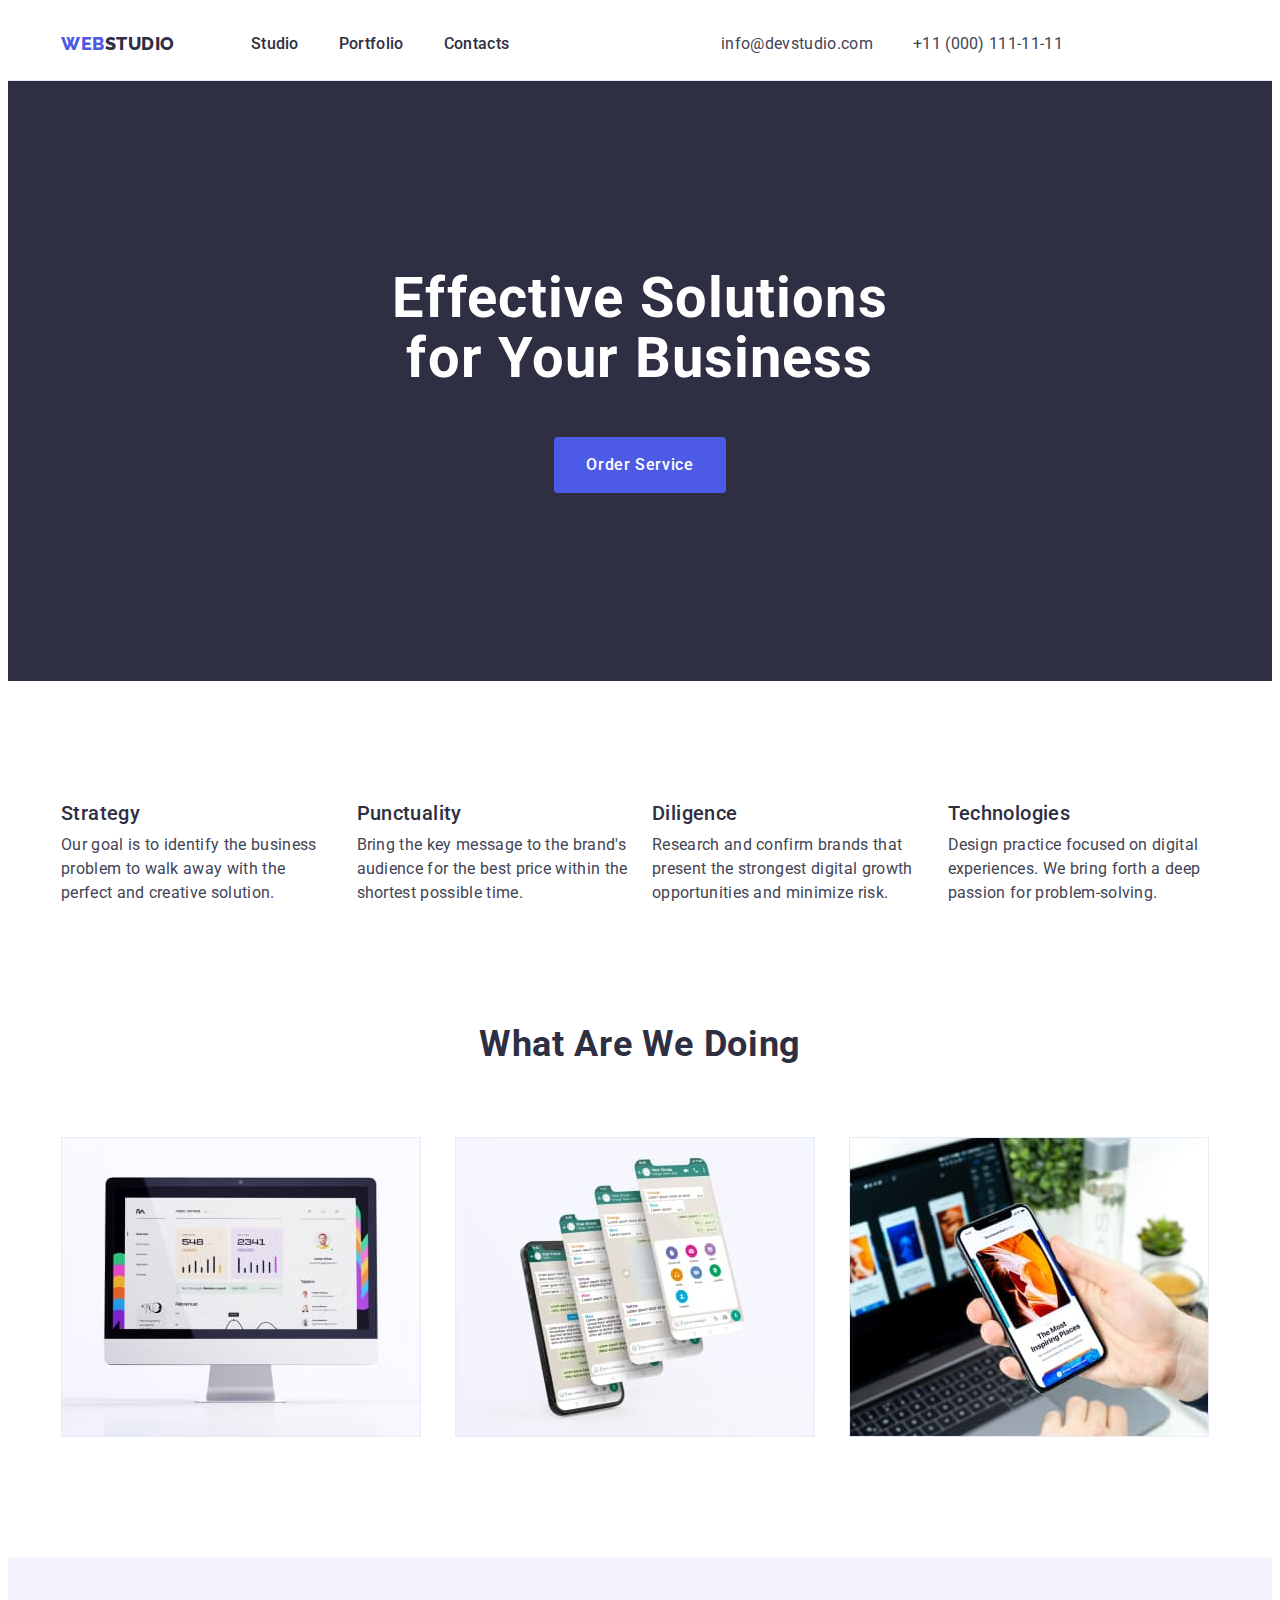
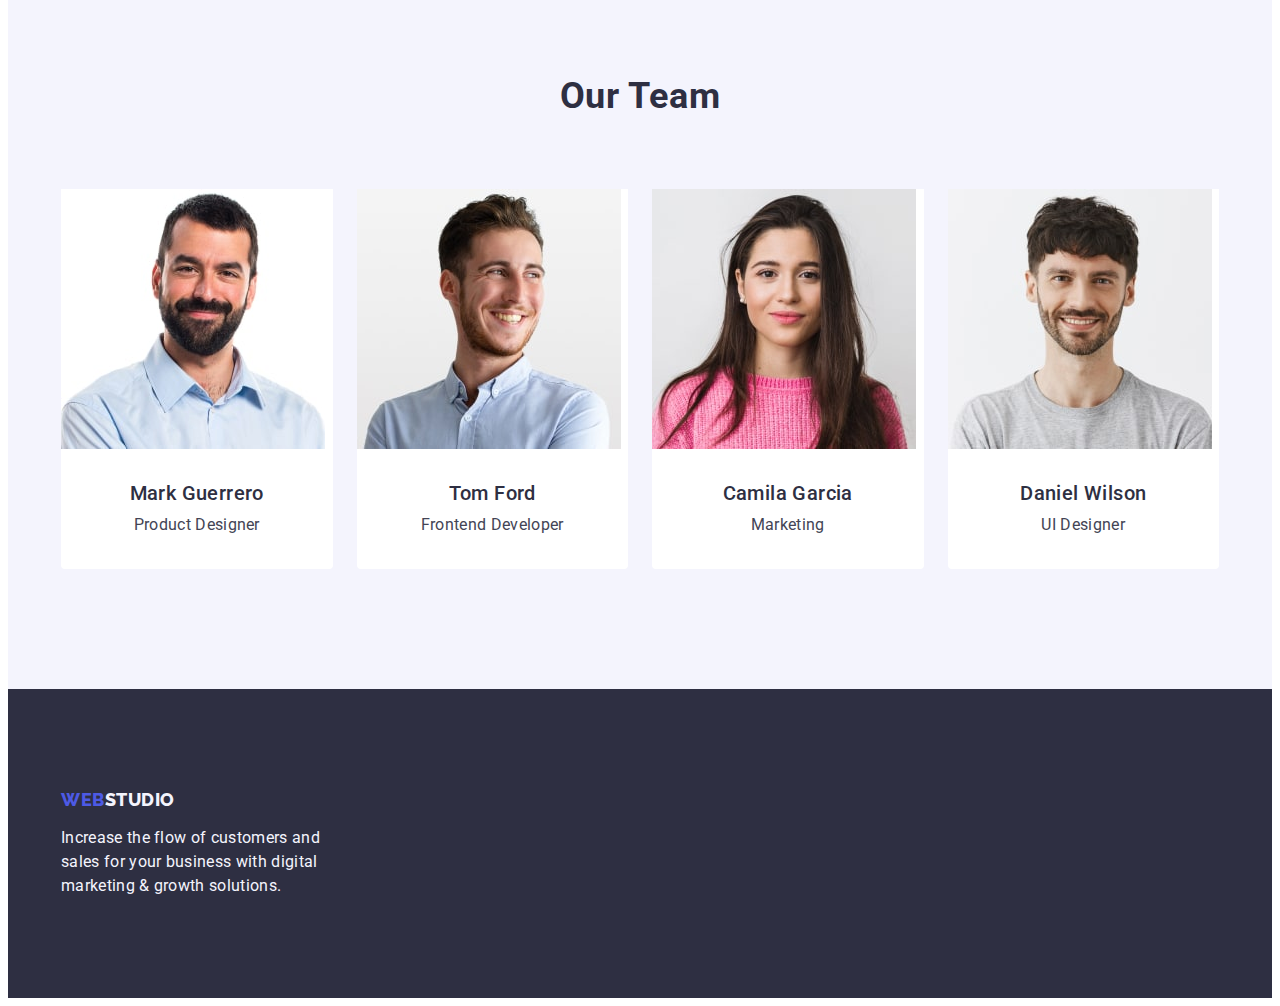
<file: index.html>
<!DOCTYPE html>
<html lang="en">
<head>
    <meta charset="UTF-8">
    <meta name="viewport" content="width=device-width, initial-scale=1.0">
    <title>Document</title>
    <link rel="preconnect" href="https://fonts.googleapis.com">
<link rel="preconnect" href="https://fonts.gstatic.com" crossorigin>
<link href="https://fonts.googleapis.com/css2?family=Raleway:wght@800&family=Roboto:wght@400;500;700;900&display=swap" rel="stylesheet">
    <link rel="stylesheet" href="https://cdnjs.cloudflare.com/ajax/libs/modern-normalize/2.0.0/modern-normalize.min.css" integrity="sha512-4xo8blKMVCiXpTaLzQSLSw3KFOVPWhm/TRtuPVc4WG6kUgjH6J03IBuG7JZPkcWMxJ5huwaBpOpnwYElP/m6wg==" crossorigin="anonymous" referrerpolicy="no-referrer" />
    <link rel="stylesheet" href="./css/styles.css">  
</head>
<body>
    <!-- header  -->
    <header class="header">
        <div class="container header-container">
        <nav class="header-navigation">
        <a href="./index.html" class="header-logo link">Web<span class="header-logo-color">Studio</span></a>
        <ul class="header-menu-list list">
          <li><a href="./index.html" class="header-menu-link link">Studio</a></li> 
          <li><a href="./portfolio.html" class="header-menu-link link">Portfolio</a></li>
          <li><a href="" class="header-menu-link link">Contacts</a></li>
        </ul>
       </nav>
       <address class="address">
        <ul class="header-menu-address list">
          <li>
              <a href="mailto:info@devstudio.com" class="header-mailto link">info@devstudio.com</a>
          </li>
          <li>
              <a href="tel:+110001111111" class="header-mailto link">+11 (000) 111-11-11</a>
          </li>
        </ul>
      </address>
    </div>
    </header>
    <!-- main -->
    <main>
        <section class="hero">
            <div class="container">
                <!-- <div class="hero-wrap"> -->
            <h1 class="hero-title">Effective Solutions for Your Business</h1>
            <button type="button" class="hero-btn">Order Service</button>
        <!-- </div> -->
        </div>
        </section>
        <section class="advantages">
            <div class="container">
            <h2 class="visually-hidden">Advantages</h2>
           <ul class="advantages-list list">
            <li class="advantages-item list">
                <h3 class="advantages-subtitle">Strategy</h3>
                <p class="advantages-text">Our goal is to identify the business
                    problem to walk away with the perfect and creative solution. </p>
            </li>
            <li class="advantages-item list">
                <h3 class="advantages-subtitle">Punctuality</h3>
                <p class="advantages-text">Bring the key message to the brand's audience for the best price within the shortest possible time.</p>
            </li>
            <li class="advantages-item list">
                <h3 class="advantages-subtitle">Diligence</h3>
                <p class="advantages-text">Research and confirm brands that present the strongest digital growth opportunities and minimize risk.</p>
            </li>
            <li class="advantages-item list">
                <h3 class="advantages-subtitle">Technologies</h3>
                <p class="advantages-text">Design practice focused on digital experiences. We bring forth a deep passion for problem-solving.</p>
            </li>
           </ul>
        </div> 
        </section>
        <section class="work">
            <div class="container">
            <h2 class="work-title">What are we doing</h2>
            <ul class="work-item list">
                <li class="work-list"><img class="work-img" src="./images/img_1.jpg" alt="analytics" width="360" height="300" /></li>
                <li class="work-list"><img class="work-img" src="./images/img_2.jpg" alt="messenger" width="360" height="300" /></li>
                <li class="work-list"><img class="work-img" src="./images/img_3.jpg" alt="addition" width="360" height="300" /></li>
            </ul>
         </div>
        </section>
        <section class="team">
            <div class="container">
            <h2 class="team-title">Our Team</h2>
            <ul class="team-item list">
                <li class="team-list">
                    <img src="./images/img1-min.jpg" alt="Mark Guerrero" width="264" height="260" />
                    <div class="team-name">
                    <h3 class="team-subtitle">Mark Guerrero</h3>
                    <p class="team-text">Product Designer</p>
                </div>
                </li>
                <li class="team-list">
                    <img src="./images/img2-min.jpg" alt="Tom Ford" width="264" height="260" />
                    <div class="team-name">
                    <h3 class="team-subtitle">Tom Ford</h3>
                    <p class="team-text">Frontend Developer</p>
                </div>
                </li>
                <li class="team-list">
                    <img src="./images/img3-min.jpg" alt="Camila Garcia" width="264" height="260" />
                    <div class="team-name">
                    <h3 class="team-subtitle">Camila Garcia</h3>
                    <p class="team-text">Marketing</p>
                </div>
                </li>
                <li class="team-list">
                    <img src="./images/img4-min.jpg" alt="Daniel Wilson" width="264" height="260" />
                    <div class="team-name">
                    <h3 class="team-subtitle">Daniel Wilson</h3>
                    <p class="team-text">UI Designer</p>
                </div>
                </li>
            </ul>
         </div>
        </section>
    </main>
    <!-- footer -->
    <footer class="footer">
        <div class="container">
        <a href="./index.html" class="footer-logo link">Web<span class="footer-logo-color">Studio</span></a>
        <p class="footer-text">Increase the flow of customers and sales for your business with digital marketing & growth solutions.</p>
    </div>
    </footer>
</body>
</html>
</file>
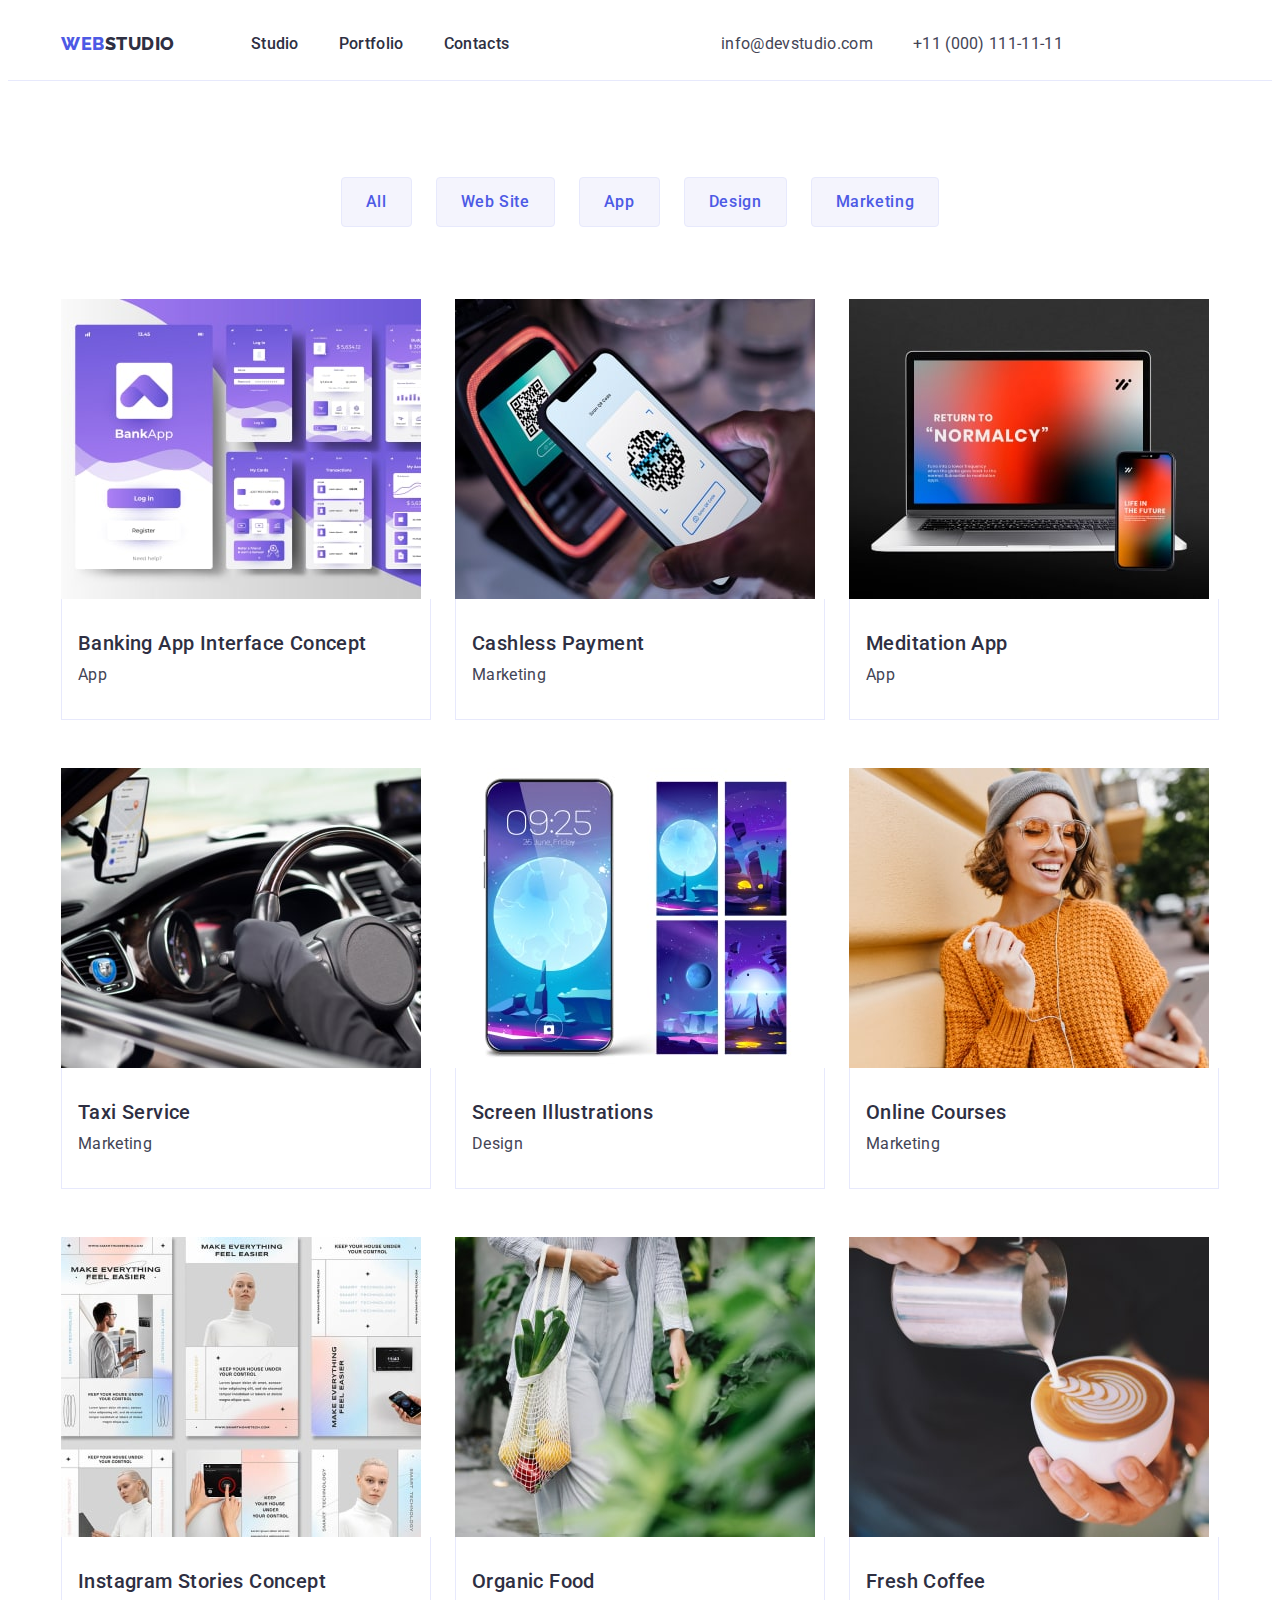
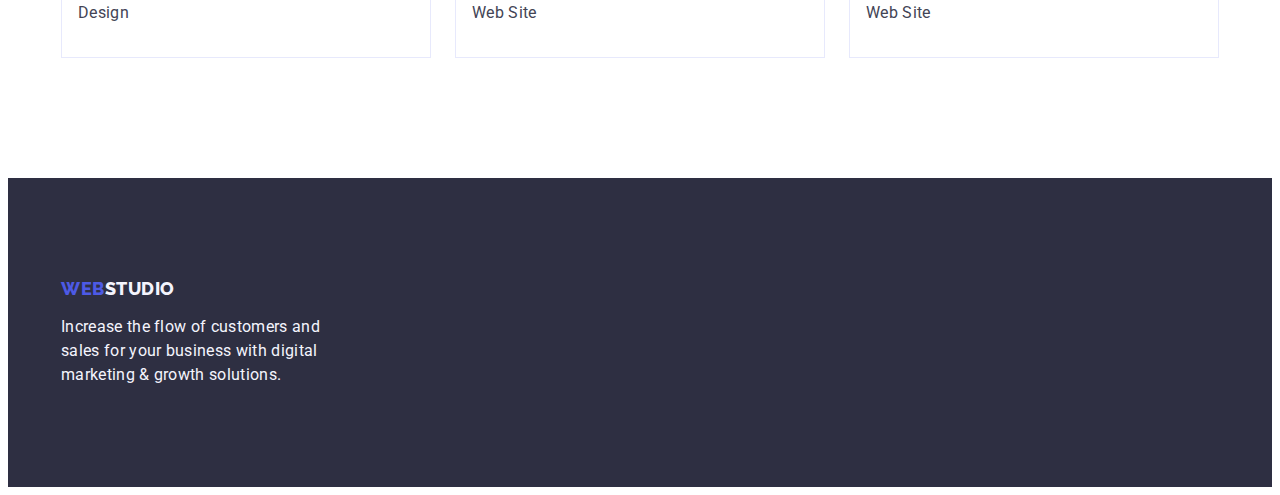
<file: portfolio.html>
<!DOCTYPE html>
<html lang="en">
<head>
    <meta charset="UTF-8">
    <meta name="viewport" content="width=device-width, initial-scale=1.0">
    <title>Document</title>
    <link rel="preconnect" href="https://fonts.googleapis.com">
<link rel="preconnect" href="https://fonts.gstatic.com" crossorigin>
<link href="https://fonts.googleapis.com/css2?family=Raleway:wght@800&family=Roboto:wght@400;500;700;900&display=swap" rel="stylesheet">
    <link rel="stylesheet" href="https://cdnjs.cloudflare.com/ajax/libs/modern-normalize/2.0.0/modern-normalize.min.css" integrity="sha512-4xo8blKMVCiXpTaLzQSLSw3KFOVPWhm/TRtuPVc4WG6kUgjH6J03IBuG7JZPkcWMxJ5huwaBpOpnwYElP/m6wg==" crossorigin="anonymous" referrerpolicy="no-referrer" />
    <link rel="stylesheet" href="./css/styles.css">  
</head>
<body>
    <header class="header">
        <div class="container header-container">
        <nav class="header-navigation">
        <a href="./index.html" class="header-logo link">Web<span class="header-logo-color">Studio</span></a>
        <ul class="header-menu-list list">
          <li><a href="./index.html" class="header-menu-link link">Studio</a></li> 
          <li><a href="./portfolio.html" class="header-menu-link link">Portfolio</a></li>
          <li><a href="" class="header-menu-link link">Contacts</a></li>
        </ul>
       </nav>
       <address class="address">
        <ul class="header-menu-address list">
          <li>
              <a href="mailto:info@devstudio.com" class="header-mailto link">info@devstudio.com</a>
          </li>
          <li>
              <a href="tel:+110001111111" class="header-mailto link">+11 (000) 111-11-11</a>
          </li>
        </ul>
      </address>
    </div>
    </header>
    <main class="main">
        <section class="portfolio">
            <div class="container">
            <h1 class="visually-hidden">portfolio</h1>
            <ul class="navigation-list list">
            <li class="navigation-item">
                <button type="button" class="navigation-btn">All</button>
            </li>          
            <li class="navigation-item">
                 <button type="button" class="navigation-btn">Web Site</button>
                </li>   
            <li class="navigation-item">
                <button type="button" class="navigation-btn">App</button>
            </li>   
            <li class="navigation-item">
                <button type="button" class="navigation-btn">Design</button>
            </li>   
            <li class="navigation-item">
                <button type="button" class="navigation-btn">Marketing</button>
            </li>   
         </ul>
            <ul class="portfolio-list list">
                <li class="portfolio-item">
                   <a href="" class="link"><img class="portfolio-img" src="./images/Project-Card-1.jpg" alt="Banking App Interface Concept" width="360" height="300"/>
                    <div class="portfolio-name">
                    <h2 class="portfolio-subtitle">Banking App Interface Concept</h2>
                    <p class="portfolio-text">App</p>
                </div>
                </a>
                </li>
                <li class="portfolio-item">
                    <a href="" class="link"><img class="portfolio-img" src="./images/Project-Card-2.jpg" alt="Cashless Payment" width="360" height="300"/>
                    <div class="portfolio-name">
                    <h2 class="portfolio-subtitle">Cashless Payment</h2>
                    <p class="portfolio-text">Marketing</p>
                </div>
                </a>
                </li>
                <li class="portfolio-item">
                    <a href="" class="link"><img class="portfolio-img" src="./images/Project-Card-3.jpg" alt="Meditation App" width="360" height="300"/>
                    <div class="portfolio-name">
                    <h2 class="portfolio-subtitle">Meditation App</h2>
                    <p class="portfolio-text">App</p>
                </div>
                </a>
                </li>
                <li class="portfolio-item">
                  <a href="" class="link"><img class="portfolio-img" src="./images/Project-Card-4.jpg" alt="Taxi Service" width="360" height="300"/>
                  <div class="portfolio-name">
                  <h2 class="portfolio-subtitle">Taxi Service</h2>
                  <p class="portfolio-text">Marketing</p>
                </div>
                </a>  
                </li>
                <li class="portfolio-item">
                    <a href="" class="link"><img class="portfolio-img" src="./images/Project-Card-5.jpg" alt="Screen Illustrations" width="360" height="300"/>
                    <div class="portfolio-name">
                    <h2 class="portfolio-subtitle">Screen Illustrations</h2>
                    <p class="portfolio-text">Design</p>
                </div> 
                </a> 
                </li>
                <li class="portfolio-item">
                    <a href="" class="link"><img class="portfolio-img" src="./images/Project-Card-6.jpg" alt="Online Courses" width="360" height="300"/>
                    <div class="portfolio-name">
                    <h2 class="portfolio-subtitle">Online Courses</h2>
                    <p class="portfolio-text">Marketing</p>
                </div>
                </a>  
                </li>
                <li class="portfolio-item">
                    <a href="" class="link"><img class="portfolio-img" src="./images/Project-Card-7.jpg" alt="Instagram Stories Concept" width="360" height="300"/>
                        <div class="portfolio-name">
                        <h2 class="portfolio-subtitle">Instagram Stories Concept</h2>
                    <p class="portfolio-text">Design</p>
                </div>
                </a>  
                </li>
                <li class="portfolio-item">
                    <a href="" class="link"><img class="portfolio-img" src="./images/Project-Card-8.jpg" alt="Organic Food" width="360" height="300"/>
                        <div class="portfolio-name">
                        <h2 class="portfolio-subtitle">Organic Food</h2>
                    <p class="portfolio-text">Web Site</p>
                </div>
                </a>    
                </li>
                <li class="portfolio-item">
                    <a href="" class="link"><img class="portfolio-img" src="./images/Project-Card-9.jpg" alt="Fresh Coffee" width="360" height="300"/>
                    <div class="portfolio-name">
                    <h2 class="portfolio-subtitle">Fresh Coffee</h2>
                    <p class="portfolio-text">Web Site</p>
                </div>
                </a>  
                </li>
            </ul>
        </div>
        </section>
    </main>
    <footer class="footer">
        <div class="container">
        <a href="./index.html" class="footer-logo link">Web<span class="footer-logo-color">Studio</span></a>
        <p class="footer-text">Increase the flow of customers and sales for your business with digital marketing & growth solutions.</p>
    </div>
    </footer>
</body>
</html>
</file>
<file: css/styles.css>
p,
h1,
h2,
h3,
h4,
h5,
h6 {
    margin-top: 0;
    margin-bottom: 0;
}

ul {
margin-left: 0;
margin-top: 0;
margin-bottom: 0;
}

:root {
    --main--cl: #434455;
    --footer--cl: #F4F4FD;
    --logos--cl: #2e2f42;
    --btm--cl:#4d5ae5;
}

body{
    font-family: "Roboto", sans-serif;
    color: var(--main--cl);
    background-color: #FFFFFF;
 }

.link {
    text-decoration: none;
}

.list {
    list-style-type: none;
}



img{display: block;}

.visually-hidden {
    position: absolute;
    width: 1px;
    height: 1px;
    margin: -1px;
    border: 0;
    padding: 0;
    white-space: nowrap;
    clip-path: inset(100%);
    clip: rect(0 0 0 0);
    overflow: hidden;
    }

/*! -----heder----- */

.container {
    width: 1158px;
    margin: 0 auto;
    padding-left: 15px;
    padding-right: 15px;
}

.header {
    border-bottom: 1px solid #e7e9fc;
}

.header-navigation{
    display: flex;
    align-items: center;
    margin-right: auto;
    padding: 24px 0;
}

.header-container{
    display: flex;
    align-items: center;
}

.header-logo {
    color: #4D5AE5;
    font-family: "Raleway", sans-serif;
    font-size: 18px;
    font-weight: 800;
    line-height: 1.17; 
    letter-spacing: 0.03em;
    text-transform: uppercase;
    margin-right: 76px; 
}

.header-logo-color {
    color: var(--logos--cl);
    font-family: "Raleway", sans-serif;
    font-size: 18px;
    font-weight: 800;
    line-height: 1.17; 
    letter-spacing: 0.03em;
    text-transform: uppercase; 
    
}

.header-logo:hover,
.header-logo:focus
 {
    color: #404bbf;
}

.header-menu-list {
    display: flex;
    gap: 40px;
    padding-left: 0%;
}

.header-menu-link {
    color: var(--logos--cl);
    font-size: 16px;
    font-weight: 500;
    line-height: 1.5;
    letter-spacing: 0.02em;
    padding: 24px 0;
}

.header-menu-link:hover,
.header-menu-link:focus {
    color:#404bbf;
}

.address {
    font-style: normal;
}

.header-menu-address{
    display: flex;
    gap: 40px;
    margin-right: 156px;
    padding-left: 0%;
}

.header-mailto {
    color: var(--main--cl);
    font-family: Roboto;
    font-size: 16px;
    font-style: normal;
    font-weight: 400;
    line-height: 1.5; 
    letter-spacing: 0.02em;
}


/* .header-mailto {
    color: var(--main--cl);
    font-family: Roboto;
    font-size: 16px;
    font-style: normal;
    font-weight: 400;
    line-height: 24.5;
    letter-spacing: 0.02em;  
} */

.header-mailto:hover,
.header-mailto:focus {
    color: #404bbf
}

/*! -----main----- */

.hero {
    padding: 188px 0;
    background: var(--navyblue, #2E2F42);
}

/* .hero-wrap{
    background-color: var(--navyblue, #2E2F42);
    padding: 188px 472px 188px 472px; */


.hero-title {
    color: var(--white, #FFF);
text-align: center;
font-size: 56px;
font-weight: 700;
line-height: 1.07;
letter-spacing: 0.02em;
max-width: 496px;
margin: 0 auto;
margin-bottom: 48px;
}

.hero-btn {
    background-color: var(--btm--cl, #4d5ae5);
    padding: 16px 32px;
    border-radius: 4px;
    border: none;
    display: block;
    min-width: 169px;
    height: 56px;
    border-radius: 4px;
    cursor: pointer;
    margin: 0 auto;
}
 
.hero-btn:hover,
.hero-btn:hover
{
    background-color: #404BBF;
}

.hero-btn {
    color: var(--white, #FFF);
font-family: "Roboto", sans-serif;
cursor: pointer;
font-size: 16px;
font-weight: 500;
line-height: 1.5; 
letter-spacing: 0.04em;

}

.advantages {
    padding: 120px 0;
}

.advantages-list {
    padding: 0; 
    display: flex; 
    gap: 24px;
}

.advantages-item {
    width: calc((100% - 72px) / 4);
}

.advantages-subtitle {
    color: var(--navyblue, #2E2F42);
font-size: 20px;
font-weight: 500;
line-height: 1.2; 
letter-spacing: 0.02em;
margin-bottom: 8px;
}
.advantages-text {
    color: varvar(--main--cl);
font-size: 16px;
line-height: 1.5; 
letter-spacing: 0.02em;
}
  
.work {
    padding-bottom: 120px;
}

.work-title {
    color: var(--navyblue, #2E2F42);
    text-align: center;
    font-size: 36px;
    font-weight: 700;
    line-height: 1.11;
    letter-spacing: 0.02em;
    text-transform: capitalize;
    /* max-width: 323px;  */
    margin: 0 auto; 
    margin-bottom: 72px;
}
.work-item {
    display: flex;
    gap: 24px;
    padding-left: 0%;
}
.work-list {
    flex-basis: calc((100% - 48px) / 3)
}

.work-img{}

.team {
    background-color: #F4F4FD;
    padding: 120px 0
}
.team-title {
    color: var(--navyblue, #2E2F42);
    text-align: center;
font-size: 36px;
font-weight: 700;
line-height: 1.11;
letter-spacing: 0.02em;
text-transform: capitalize;
margin-bottom: 72px;

}
.team-item {
    display: flex;
    gap: 24px;
    padding-left: 0%;
}
.team-list {
    background-color: #FFFFFF;
    border-radius: 0px 0px 4px 4px;
background: var(--white, #FFF);
flex-basis: calc((100% - 3 * 24px) / 4);
}

.team-name{
    padding: 32px 0;
}

.team-subtitle {
    color: var(--navyblue, #2E2F42);
    text-align: center;
font-size: 20px;
font-weight: 500;
line-height: 1.2;
letter-spacing: 0.02em;
margin-bottom: 8px
}
.team-text {
    color: varvar(--main--cl);
    text-align: center;
font-family: Roboto;
font-size: 16px;
line-height: 1.5; 
letter-spacing: 0.02em;
}

.portfolio {
    padding-top: 96px; 
    padding-bottom: 120px;
}

.navigation {
}
.navigation-item {
    margin-bottom: 0%;
    
}
.navigation-list {
    display: flex;
    justify-content: center;
    gap: 24px;
    margin-bottom: 72px;
    padding-left: 0%;
}

.navigation-btn{
    background-color: var(--cloud, #F4F4FD);
}

.navigation-btn {
color: var(--iris, #4D5AE5);
font-family: "Roboto", sans-serif;
cursor: pointer;
text-align: center;
font-size: 16px;
font-style: normal;
font-weight: 500;
line-height: 1.5;
letter-spacing: 0.04em;
padding: 12px 24px;
border: 1px solid #e7e9fc;
border-radius: 4px;
}

.navigation-btn:hover,
.navigation-btn:focus
 {
    color: #FFFFFF;
    background-color: #404BBF;
    border: 1px solid transparent;
}
  
.portfolio-name{
    padding: 32px 16px;
    border: 1px solid #e7e9fc;
    border-top: none; 
}
.portfolio-list {
    display: flex;
    flex-wrap: wrap;
    gap: 32px;
    padding: 0;
    column-gap: 24px;
    row-gap: 48px;
}
.portfolio-item {
    flex-basis: calc((100% - 48px) / 3)
}

.portfolio-img{
    
}

.portfolio-subtitle {
    color: var(--navyblue, #2E2F42);
font-size: 20px;
font-weight: 500;
line-height: 1.2;
letter-spacing: 0.02em;
margin-bottom: 8px;
}
.portfolio-text {
    color: var(--main--cl);
font-size: 16px;
line-height: 1.5;
letter-spacing: 0.02em;
}

.footer-logo {
    color: var(--navyblue,  #4D5AE5);;
    font-family: "Raleway", sans-serif;
    font-size: 18px;
    font-weight: 800;
    line-height: 1.17; 
    letter-spacing: 0.03em;
    text-transform: uppercase; 
}

.footer-logo-color {
    color: #f4f4fd;
    font-family: "Raleway", sans-serif;
    font-size: 18px;
    font-weight: 800;
    line-height: 1.17; 
    letter-spacing: 0.03em;
    text-transform: uppercase; 
    
}

.footer { background-color:#2e2f42 ;
    padding-top: 100px;
    padding-bottom: 100px;
}

.footer-logo{
    margin-bottom: 16px;
    display: inline-block;
}

.footer-text {
    color: var(--footer--cl);
font-size: 16px;
line-height: 1.5;
letter-spacing: 0.02em;
max-width: 264px;
}
</file>
